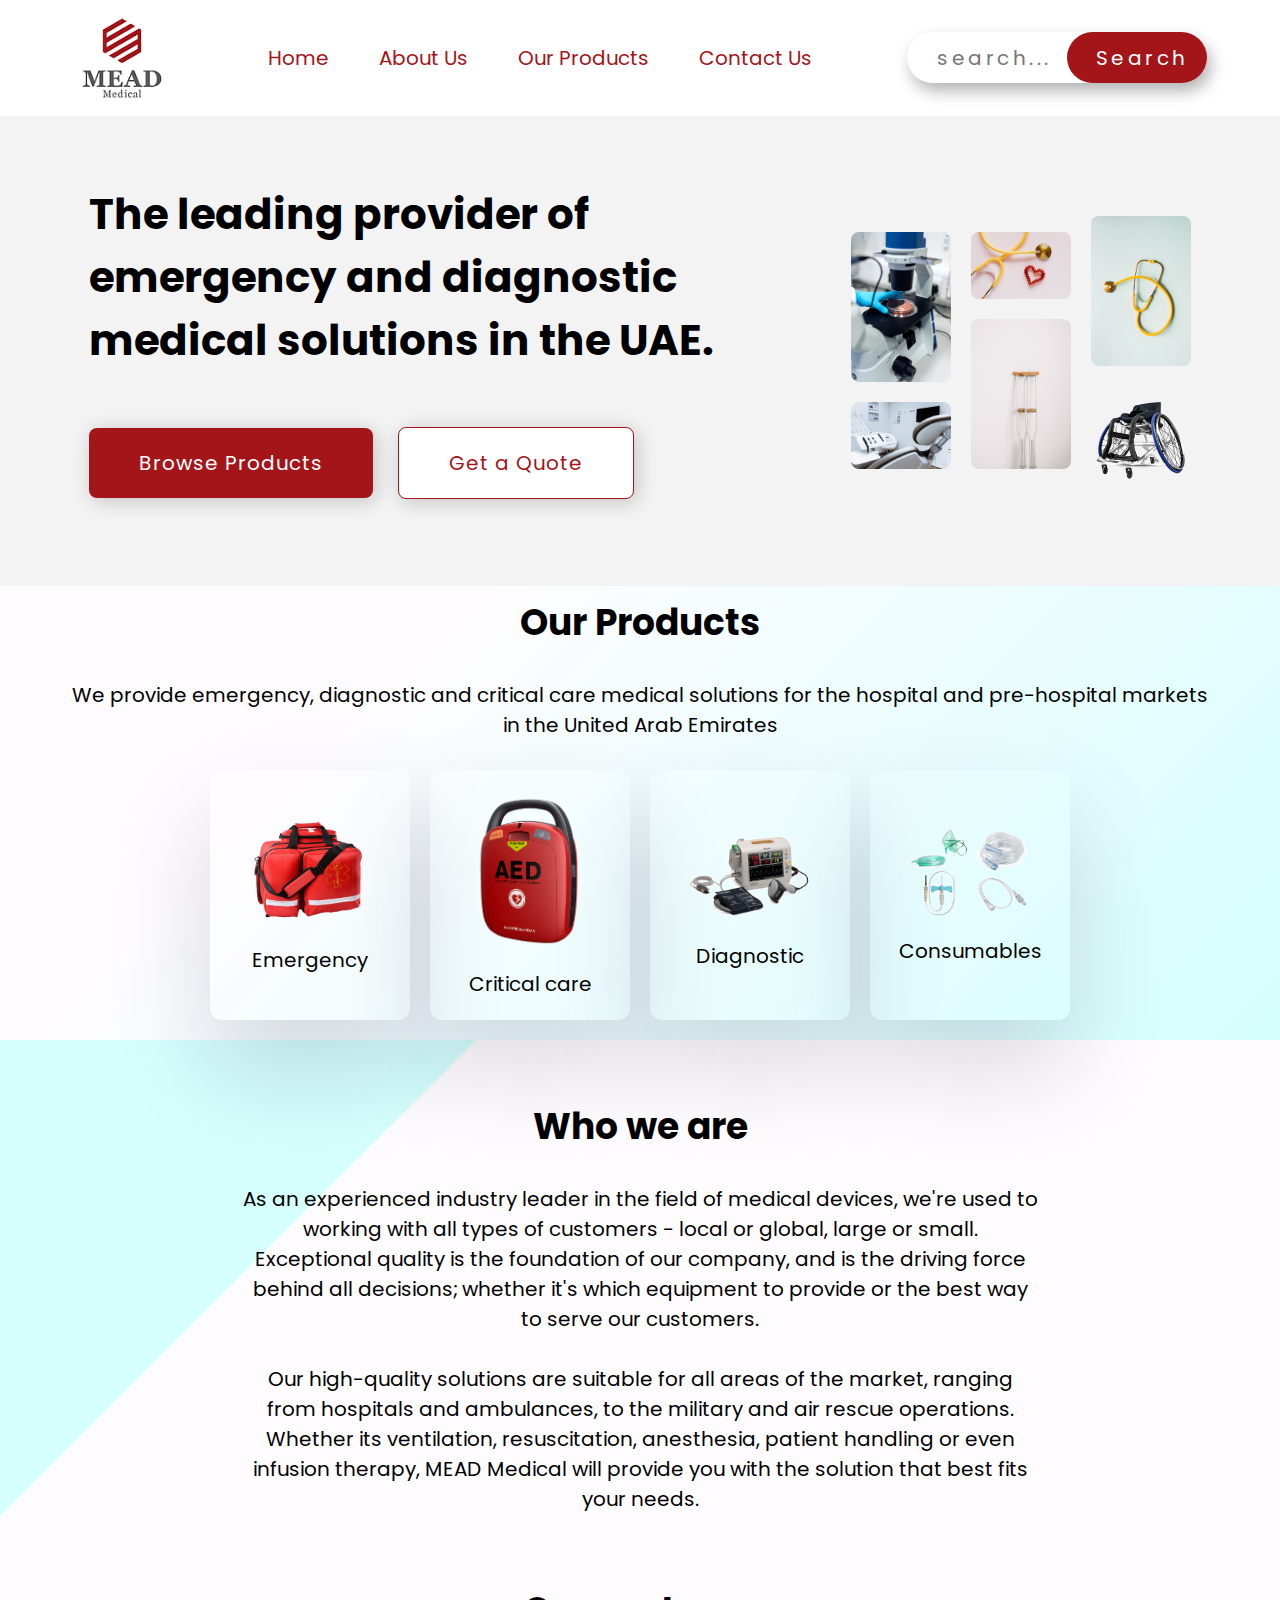
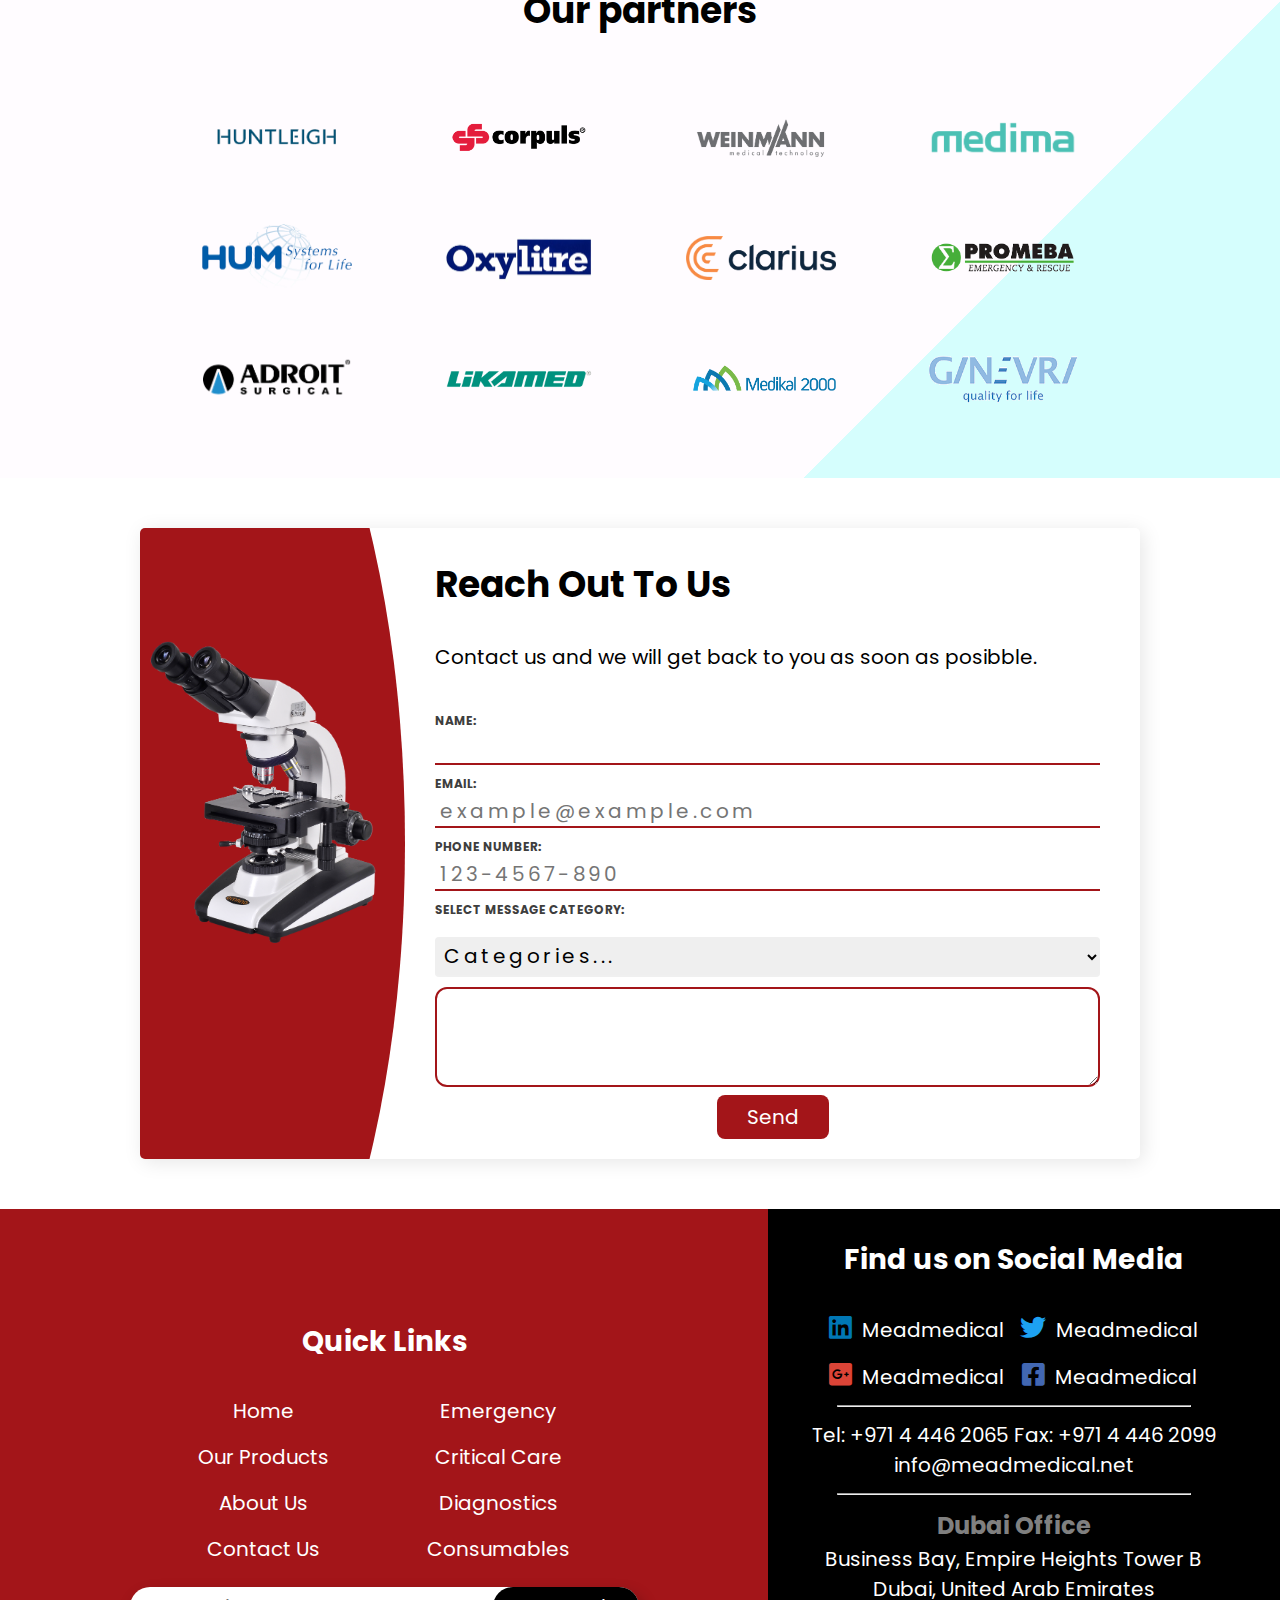
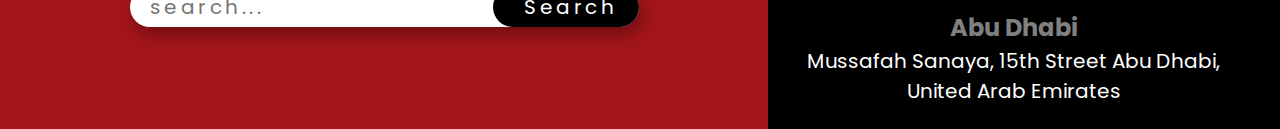
<file: index.html>
<!DOCTYPE html>
<html lang="en">
  <head>
    <meta charset="UTF-8" />
    <meta http-equiv="X-UA-Compatible" content="IE=edge" />
    <meta name="viewport" content="width=device-width, initial-scale=1.0" />
    <link
      rel="stylesheet"
      href="https://cdnjs.cloudflare.com/ajax/libs/font-awesome/5.15.4/css/all.min.css"
      integrity="sha512-1ycn6IcaQQ40/MKBW2W4Rhis/DbILU74C1vSrLJxCq57o941Ym01SwNsOMqvEBFlcgUa6xLiPY/NS5R+E6ztJQ=="
      crossorigin="anonymous"
      referrerpolicy="no-referrer"
    />
   
    <link rel="stylesheet" href="style.css" />
    <title>MEAD Medical</title>
  </head>
  <body>
    <!-- Header -->
    <header>
      <div class="flex-row">
        <img class="logo" src="images/mead-logo.webp" alt="" />
        <nav>
          <ul>
            <li>
              <a href="#">Home</a>
            </li>
            <li>
              <a href="#about-us">About Us</a>
            </li>
            <li>
              <a href="#products">Our Products</a>
            </li>
            <li>
              <a href="#contact-us" title="Tours">Contact Us</a>
            </li>
          </ul>
          <div>
            <img class="menu" src="images/menu.png" alt="" />
            <img class="menu-close" src="images/menu-close.png" alt="" />
          </div>
          <form class="flex-form">
            <label for="from">
              <i class="ion-location"></i>
            </label>
            <input type="search" placeholder="search..." />
            <input type="submit" value="Search" />
          </form>
        </nav>
      </div>
    </header>

    <!-- Hero -->
    <section class="hero flexed">
      <div class="flex-row">
        <div class="hero-col-2-left">
          <h1>
            The leading provider of emergency and diagnostic medical solutions
            in the UAE.
          </h1>
          <div class="hero-buttons">
            <button class="hero-button">Browse Products</button>
            <button class="hero-button-2">Get a Quote</button>
          </div>
        </div>

        <div class="hero-col-2-right">
          <div class="hero-col-2-right-image-holder">
            <img class="" src="images/microscope.jpeg" />
            <img class="" src="images/light.jpeg" />
          </div>
          <div class="hero-col-2-right-image-holder">
            <img class="" src="images/stethoscope3.jpeg" />
            <img class="" src="images/cruches.jpeg" />
          </div>
          <div class="hero-col-2-right-image-holder">
            <img class="" src="images/stethoscope.webp" />
            <img class="" src="images/wheelchair.png" />
          </div>
        </div>
      </div>
    </section>

    <section id="products" class="products">
      <div class="flex-col">
        <h2>Our Products</h2>
        <p>
          We provide emergency, diagnostic and critical care medical solutions
          for the hospital and pre-hospital markets in the United Arab Emirates
        </p>
      </div>
      <div class="flex-row">
        <div class="card">
          <img src="images/emergency.png" />
          <p class="card-text">Emergency</p>
        </div>

        <div class="card">
          <img src="images/critical-care.png" />
          <p class="card-text">Critical care</p>
        </div>

        <div class="card">
          <img src="images/diagnostics.png" />
          <p class="card-text">Diagnostic</p>
        </div>

        <div class="card">
          <img src="images/consumables.png" />
          <p class="card-text">Consumables</p>
        </div>
      </div>
    </section>

    <section id="about-us" class="who-we-are">
      <div class="flex-col text-center">
        <h2>Who we are</h2>
        <p>
          As an experienced industry leader in the field of medical devices,
          we're used to working with all types of customers - local or global,
          large or small. Exceptional quality is the foundation of our company,
          and is the driving force behind all decisions; whether it's which
          equipment to provide or the best way to serve our customers.
        </p>
        <p>
          Our high-quality solutions are suitable for all areas of the market,
          ranging from hospitals and ambulances, to the military and air rescue
          operations. Whether its ventilation, resuscitation, anesthesia,
          patient handling or even infusion therapy, MEAD Medical will provide
          you with the solution that best fits your needs.
        </p>
      </div>
    </section>

    <section class="our-partners">
      <div class="flex-col text-center">
        <h2>Our partners</h2>
        <div class="image-row">
          <div class="partner-image">
            <img src="images/huntleigh.png" alt="" />
          </div>
          <div class="partner-image">
            <img src="images/corpuls.png" alt="" />
          </div>
          <div class="partner-image">
            <img src="images/weinmann.png" alt="" />
          </div>
          <div class="partner-image">
            <img src="images/medima.png" alt="" />
          </div>
        </div>

        <div class="image-row">
          <div class="partner-image">
            <img src="images/hum.png" alt="" />
          </div>
          <div class="partner-image">
            <img src="images/oxyliter.png" alt="" />
          </div>
          <div class="partner-image">
            <img src="images/clarius.webp" alt="" />
          </div>
          <div class="partner-image">
            <img src="images/promeba.png" alt="" />
          </div>
        </div>

        <div class="image-row">
          <div class="partner-image">
            <img src="images/adroit.png" alt="" />
          </div>
          <div class="partner-image">
            <img src="images/likamed.png" alt="" />
          </div>
          <div class="partner-image">
            <img src="images/medikal.png" alt="" />
          </div>
          <div class="partner-image">
            <img src="images/ginevri.png" alt="" />
          </div>
        </div>
      </div>
    </section>

    <section id="contact-us" class="contact-us">
      <div class="form-container">
        <div class="form-featured">
          <div class="form-circle"></div>
          <img src="images/microscope2.png" class="form-product" />
        </div>
        <div class="form-content">
          <h2>Reach Out To Us</h2>
          <p>Contact us and we will get back to you as soon as posibble.</p>

          <label for="name">Name:</label>
          <input name="name" type="text" required />

          <label for="email">Email:</label>
          <input
            name="email"
            type="email"
            placeholder="example@example.com"
            required
          />

          <label for="number">Phone number:</label>
          <input name="number" type="tel" placeholder="123-4567-890" required />

          <label for="categories">Select message category:</label>
          <select name="" id="">
            <option value="">Categories...</option>
            <option value="">Emmergency</option>
            <option value="">Critical care</option>
            <option value="">Diagnostic</option>
            <option value="">Consumables</option>
          </select>

          <textarea name="" id="" cols="30" rows="10"></textarea>

          <div class="form-item">
            <button type="submit" class="send-button">Send</button>
          </div>

          
        </div>
      </div>
    </section>

    <div class="footer">
      <div class="footer-left">
        <div class="flex-col">
          <h3>Quick Links</h3>
          <div class="footer-row">
            <div class="footer-col">
              <p>Home</p>
              <p>Our Products</p>
              <p>About Us</p>
              <p>Contact Us</p>
            </div>
            <div class="footer-col">
              <p>Emergency</p>
              <p>Critical Care</p>
              <p>Diagnostics</p>
              <p>Consumables</p>
            </div>
          </div>
          <div class="footer-col">
            <form class="footer-form">
              <label for="footer-form"> </label>
              <input type="search" placeholder="search..." />
              <input type="submit" value="Search" />
            </form>
          </div>
        </div>
      </div>
      <div class="footer-right">
        <div class="flex-col">
          <h3>Find us on Social Media</h3>
          <div class="footer-row">
            <div class="footer-col">
              <p><i class="fab fa-linkedin linkedin"></i>Meadmedical</p>
              <p><i class="fab fa-google-plus-square google"></i>Meadmedical</p>
            </div>
            <div class="footer-col">
              <p><i class="fab fa-twitter twitter"></i>Meadmedical</p>
              <p><i class="fab fa-facebook-square facebook"></i>Meadmedical</p>
            </div>
          </div>
          <hr />
          <p>
            Tel: +971 4 446 2065 Fax: +971 4 446 2099<br />
            info@meadmedical.net
          </p>
          <hr />
          <p>
            <span>Dubai Office</span> <br />
            Business Bay, Empire Heights Tower B Dubai, United Arab Emirates
          </p>
          <p>
            <span>Abu Dhabi </span> <br />Mussafah Sanaya, 15th Street Abu
            Dhabi, United Arab Emirates
          </p>
        </div>
      </div>
    </div>

    <script>
      let menuList = document.querySelector("ul");

      document.querySelector(".menu").onclick = function () {
        document.querySelector(".menu").style.display = "none";
        document.querySelector(".menu-close").style.display = "block";
        menuList.style.height = "20%";
      };

      document.querySelector(".menu-close").onclick = function () {
        document.querySelector(".menu-close").style.display = "none";
        document.querySelector(".menu").style.display = "block";
        menuList.style.height = "0";
      };
    </script>
  </body>
</html>
</file>
<file: style.css>
@import url("https://cdn.jsdelivr.net/npm/bootstrap-icons@1.3.0/font/bootstrap-icons.css");

@import url("https://fonts.googleapis.com/css2?family=Poppins:wght@300;400;700&display=swap");

* {
  margin: 0;
  padding: 0;
  box-sizing: border-box;
  font-size: 20px;
  font-family: "Poppins", sans-serif;
  line-height: 1.5;
}

html {
  scroll-behavior: smooth;
}

header {
  width: 100%;
  display: flex;
  justify-content: space-between;
  align-items: center;
  color: #fff;
  padding: 10px;
}

.logo {
  width: 100px;
  height: auto;
}

ul {
  list-style: none;
  display: flex;
  justify-content: center;
  align-items: center;
  padding-left: 30px;
}

nav {
  list-style: none;
  display: flex;
  justify-content: space-between;
  align-items: center;
  gap: 70px;
}

a {
  color: #a31519;
  text-decoration: none;
  cursor: pointer;
}

.menu,
.menu-close {
  width: 48px;
  height: 48px;
  display: none;
  cursor: pointer;
}

h1 {
  font-size: 2.1rem;
  font-weight: 700;
  margin: 10px 0 1.5rem;
}

h2 {
  font-size: 1.8rem;
  font-weight: 700;
  margin: 10px 0 1.5rem;
}

h3 {
  font-size: 1.4rem;
  font-weight: 700;
  margin: 10px 0 1.5rem;
}

i {
  font-size: 1.3rem;
}

p {
  margin-bottom: 30px;
}

.flex-row {
  width: 90%;
  display: flex;
  align-items: center;
  justify-content: center;
  margin: 0 auto;
  flex-wrap: wrap;
  gap: 20px;
}

header .flex-row {
  justify-content: space-between;
}

.flex-col {
  width: 90%;
  display: flex;
  flex-direction: column;
  align-items: center;
  justify-content: space-between;
  margin: 0 auto;
}

.flexed {
  display: flex;
  justify-content: center;
  align-items: center;
}

.text-center {
  text-align: center;
}

header nav li {
  margin: 0 25px;
}

.text-left {
  align-items: flex-start;
}

.hero {
  background-color: #f3f3f3;
  min-height: 470px;
}
.col-2 {
  flex-basis: 50%;
  display: flex;
  flex-direction: column;
  align-items: center;
  justify-content: center;
  gap: 10px;
}

.hero-col-2-left {
  flex-basis: 60%;
  display: flex;
  flex-direction: column;
  align-items: flex-start;
  justify-content: center;
  gap: 10px;
  margin-bottom: 30px;
}

.hero-col-2-right {
  flex-basis: 0;
  display: flex;
  flex-direction: row;
  align-items: center;
  justify-content: center;
  max-height: 400px;
  margin-left: 50px;
  gap: 20px;
}

.hero-col-2-right-image-holder {
  display: flex;
  flex-direction: column;
  justify-content: space-between;
  align-items: center;
  width: 100px;
  gap: 20px;
}

.hero-col-2-right img {
  width: 100%;
  height: auto;
  border-radius: 8px;
}

.hero-button {
  color: #ffffff;
  background-color: #a31519;
  padding: 20px 50px;
  margin-top: 15px;
  font-size: 1rem;
  letter-spacing: 1px;
  border: 0;
  border-radius: 8px;
  box-shadow: 3px 3px 20px rgba(0, 0, 0, 0.2);
  -webkit-transition: all 0.2s;
  transition: all 0.2s;
}

.hero-button-2 {
  color: #a31519;
  background-color: #fff;
  padding: 20px 50px;
  margin-top: 15px;
  margin-left: 20px;
  font-size: 1rem;
  letter-spacing: 1px;
  border: 1px solid #a31519;
  border-radius: 8px;
  box-shadow: 3px 3px 20px rgba(0, 0, 0, 0.2);
  -webkit-transition: all 0.2s;
  transition: all 0.2s;
}

.hero-button:hover,
.hero-button-2:hover {
  -webkit-transform: scale(1.1);
  transform: scale(1.1);
  cursor: pointer;
}

.products {
  text-align: center;
  background-color: #d5fefd;
  background-image: linear-gradient(315deg, #d5fefd 0%, #fffcff 74%);
}

.card {
  display: flex;
  flex-direction: column;
  align-items: center;
  justify-content: center;
  gap: 10px;
  width: 200px;
  height: 250px;
  margin-bottom: 20px;
  box-shadow: rgba(17, 12, 46, 0.15) 0px 48px 100px 0px;
  border-radius: 12px;
}

.card img {
  width: 60%;
  margin-top: 30px;
  margin-bottom: 10px;
}

.who-we-are {
  background-color: #d5fefd;
  background-image: linear-gradient(315deg, #fffcff 74%, #d5fefd 0%);
}

.who-we-are .flex-col {
  width: 70%;
  padding: 50px;
}

.our-partners {
  background-color: #d5fefd;
  background-image: linear-gradient(135deg, #fffcff 74%, #d5fefd 0%);
  margin-top: -70px;
}

.our-partners .flex-col {
  width: 90%;
  padding: 50px;
  gap: 20px;
}

.image-row {
  width: 90%;
  display: flex;
  gap: 20px;
  justify-content: center;
  align-items: center;
  flex-wrap: wrap;
}

.partner-image {
  width: 150px;
  height: 100px;
  margin: 0 auto;
  display: flex;
  align-items: center;
  justify-content: center;
}

.partner-image img {
  height: auto;
  width: 100%;
}

.flex-form input[type="submit"] {
  background: #a31519;
  border-radius: 30px;
  color: #fff;
  cursor: pointer;
}

.flex-form input[type="submit"]:hover {
  background: #d73851;
}

.flex-form {
  display: -webkit-box;
  display: flex;
  width: 300px;
  border-radius: 30px;
  box-shadow: 4px 8px 16px rgba(0, 0, 0, 0.3);
}

.flex-form > * {
  border: 0;
  padding: 0 0 0 10px;
  line-height: 40px;
  font-size: 1rem;
  border-radius: 0;
  outline: 0;
  -webkit-appearance: none;
  border-radius: 30px;
}

.footer {
  display: flex;
  text-align: center;
  flex-wrap: wrap;
}

.footer-left {
  background-color: #a31519;
  flex-basis: 60%;
  display: flex;
  flex-direction: column;
  color: white;
  padding: 20px;
  justify-content: center;
  align-items: center;
}

.footer-right {
  background-color: black;
  display: flex;
  flex-direction: column;
  flex-basis: 40%;
  color: white;
  padding: 20px 20px 20px 0;
}

.footer-col {
  display: flex;
  flex-direction: column;
  gap: 10px;
  justify-content: center;
  align-items: center;
}

.footer-row {
  display: flex;
  gap: 10px;
  justify-content: center;
  align-items: center;
  margin: 0 auto;
  flex-wrap: wrap;
}

.footer-left .footer-row {
  width: 70%;
  justify-content: space-around;
  row-gap: 30px;
}

.footer-col p {
  margin-right: 300px;
}
.footer p {
  margin: 3px;
}

hr {
  color: white;
  width: 80%;
  margin: 10px;
}

span {
  color: grey;
  font-weight: bold;
  font-size: 1.2rem;
}

i {
  margin-right: 10px;
}

.facebook {
  color: #4267b2;
}

.linkedin {
  color: #0077b5;
}
.twitter {
  color: #1da1f2;
}

.google {
  color: #db4437;
}

.footer-form input[type="submit"] {
  background: #000;
  border-radius: 30px;
  color: #fff;
  cursor: pointer;
  width: 40%;
}

.footer-form {
  display: -webkit-box;
  display: flex;
  width: 100%;
  border-radius: 30px;
  box-shadow: 4px 8px 16px rgba(0, 0, 0, 0.3);
  background: white;
  margin-top: 20px;
}

.footer-form > * {
  border: 0;
  padding: 0 0 0 10px;
  line-height: 40px;
  font-size: 1rem;
  border-radius: 0;
  outline: 0;
  -webkit-appearance: none;
  border-radius: 30px;
}

textarea,
input,
select {
  width: 60%;
  min-height: 20px;
  padding-left: 5px;
  padding-right: 5px;
  letter-spacing: 0.5px;
  border: 0;
  border-bottom: 2px solid #f0f0f0;
}

textarea:focus,
input:focus {
  outline: none;
  border-color: #a31519;
}

select {
  border-radius: 4px;
  margin-top: 15px;
}

label {
  position: relative;
  display: inline-block;
  text-transform: uppercase;
  font-size: 12px;
  color: #3e3e3e;
  font-weight: bold;
  margin-top: 10px;
}

.form-container {
  display: -ms-flexbox;
  display: -webkit-box;
  display: flex;
  margin: auto;
  width: 80%;
  max-width: 1000px;
  min-height: 400px;
  margin-top: 50px;
  margin-bottom: 50px;
  background-color: #fff;
  border-radius: 5px;
  box-shadow: 3px 3px 20px rgba(0, 0, 0, 0.1);
}

.form-featured {
  position: relative;
  -ms-flex: 1;
  -webkit-box-flex: 1;
  flex: 1;
  min-width: 230px;
  padding: 20px;
  overflow: hidden;
  border-top-left-radius: 5px;
  border-bottom-left-radius: 5px;
}

.form-product {
  position: absolute;
  top: 18%;
  left: 50%;
  max-width: 85%;
  -webkit-transform: translateX(calc(-50% - 10px));
  transform: translateX(calc(-50% - 10px));
}

.form-content {
  -ms-flex: 3;
  -webkit-box-flex: 3;
  flex: 3;
  padding: 20px 30px;
}

.form-item {
  text-align: center;
}

.form-circle {
  position: absolute;
  top: 0;
  left: 0;
  height: 200%;
  width: 200%;
  background-color: #a31519;
  border-radius: 50%;
  -webkit-transform: translateX(-50%) translateY(-25%);
  transform: translateX(-50%) translateY(-25%);
}

input,
textarea,
select {
  width: calc(100% - 10px);
  min-height: 30px;
  padding-left: 5px;
  padding-right: 5px;
  letter-spacing: 3.5px;
  border: 0;
  border-bottom: 2px solid #f0f0f0;
}
input:required {
  border-color: #a31519;
}
input:valid {
  border-color: green;
}
input:focus {
  outline: none;
  border-color: #333;
}

textarea {
  height: 100px;
  border: 2px solid #a31519;
  border-radius: 12px;
  margin-top: 10px;
}

select {
  height: 40px;
}

.send-button {
  padding: 7px 30px;
  border-radius: 8px;
  border: none;
  background: #a31519;
  color: #fff;
  cursor: pointer;
}

.send-button:hover {
  background: red;
}

@media only screen and (max-width: 1315px) {
  ul {
    padding-left: 15px;
  }

  nav {
    justify-content: center;
    align-items: center;
    gap: 35px;
  }
}

@media only screen and (max-width: 1280px) {
  .menu {
    display: none;
  }
}

@media only screen and (max-width: 1221px) {
  ul {
    padding-left: 5px;
  }

  nav {
    justify-content: center;
    align-items: center;
    gap: 15px;
  }
}

@media only screen and (max-width: 1170px) {
  .flex-form {
    display: none;
  }

  ul {
    position: absolute;
    top: 10.8%;
    left: 0;
    background: #a31519;
    height: 0;
    width: 100%;
    overflow: hidden;
    transition: ease-in 0.2s;
    display: flex;
    flex-direction: column;
    row-gap: 10px;
  }

  ul a {
    color: white;
  }

  .menu {
    display: block;
  }

  .hero-col-2-right {
    display: none;
  }

  .hero-col-2-left {
    flex-basis: 100%;
  }

  .hero-col-2-left {
    text-align: center;
  }
  .hero-buttons {
    margin: 0 auto;
  }
}

@media only screen and (max-width: 710px) {
  .form-container {
    width: 90%;
  }
}

@media only screen and (max-width: 644px) {
  .form-featured {
    display: none;
  }
}

@media only screen and (max-width: 580px) {
  .footer-right,
  .footer-left {
    flex-basis: 100%;
  }
}

@media only screen and (max-width: 540px) {
  ul {
    top: 15%;
  }
}

@media only screen and (max-width: 480px) {
  .flex-col,
  .who-we-are .flex-col,
  .products .flex-row,
  .image-row {
    width: 100%;
  }

  .products .flex-col {
    width: 70%;
  }

  .partner-image {
    width: 150px;
    height: 70px;
  }
  h1 {
    margin-top: 40px;
  }
}

@media only screen and (max-width: 411px) {
  * {
    font-size: 17px;
  }

  .menu,
  .menu-close {
    width: 35px;
    height: 35px;
  }
  ul {
    top: 13%;
  }

  .logo {
    width: 75px;
  }
}
</file>
